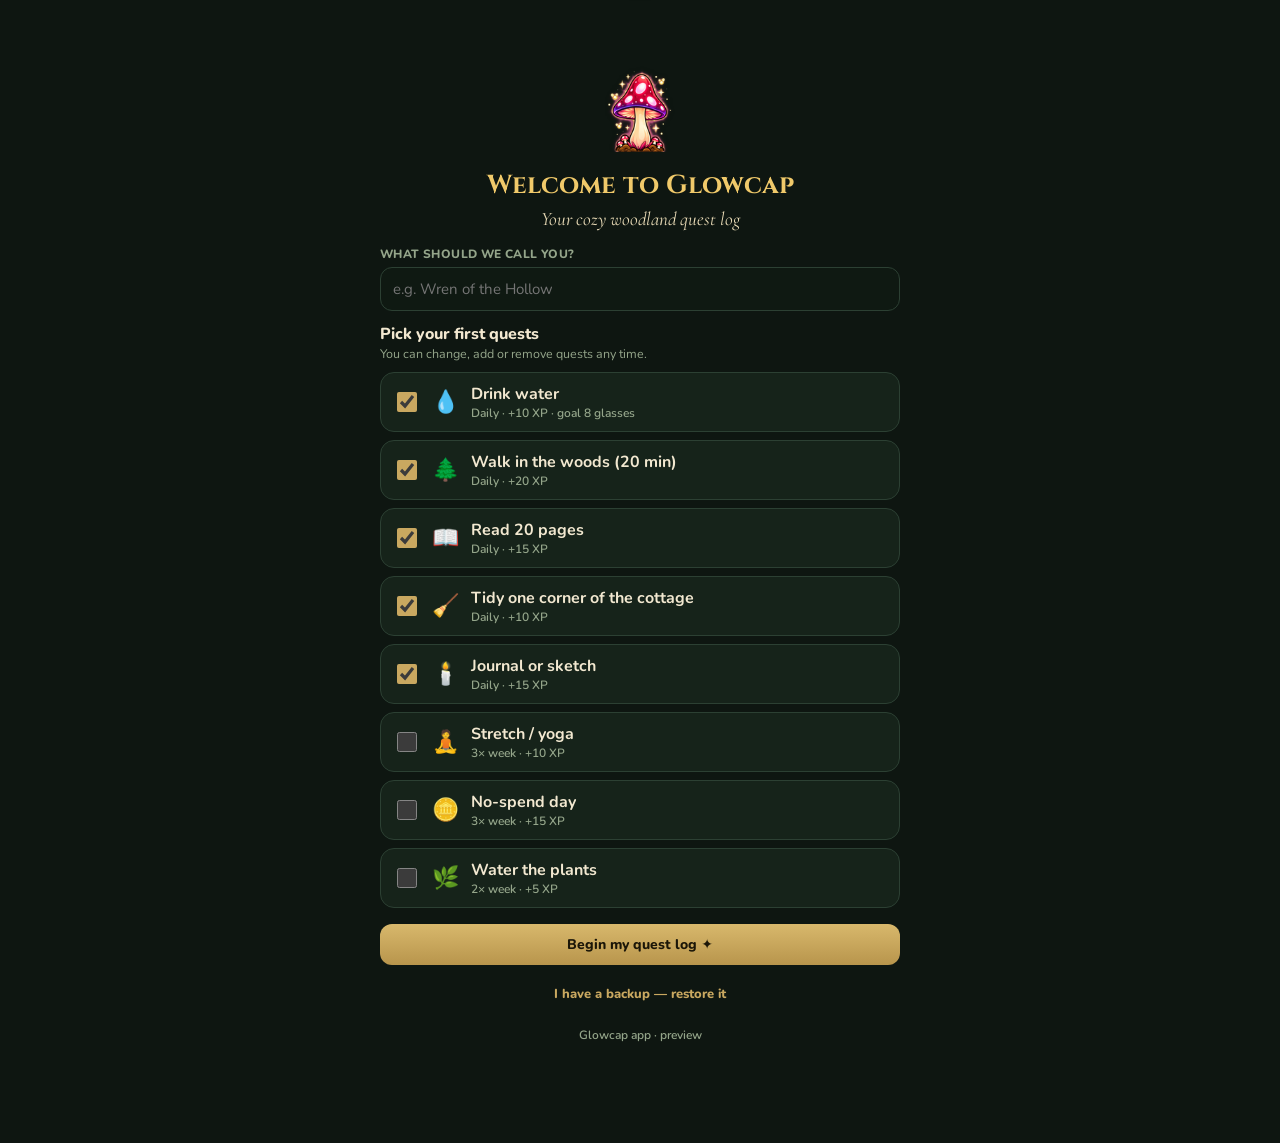
<file: app/index.html>
<!DOCTYPE html>
<html lang="en"><head><meta charset="utf-8">
<meta name="viewport" content="width=device-width, initial-scale=1, viewport-fit=cover">
<title>Glowcap</title>
<meta name="theme-color" content="#0e1611">
<link rel="manifest" href="manifest.json">
<link rel="icon" href="icon-192.png"><link rel="apple-touch-icon" href="apple-touch-icon.png">
<meta name="apple-mobile-web-app-capable" content="yes"><meta name="apple-mobile-web-app-status-bar-style" content="black-translucent">
<link rel="stylesheet" href="app.css">
</head><body>
<script src="rules.js"></script><script src="store.js"></script><script src="ui.js"></script>
<script>if ('serviceWorker' in navigator) navigator.serviceWorker.register('sw.js').catch(function () {});</script>
</body></html>
</file>
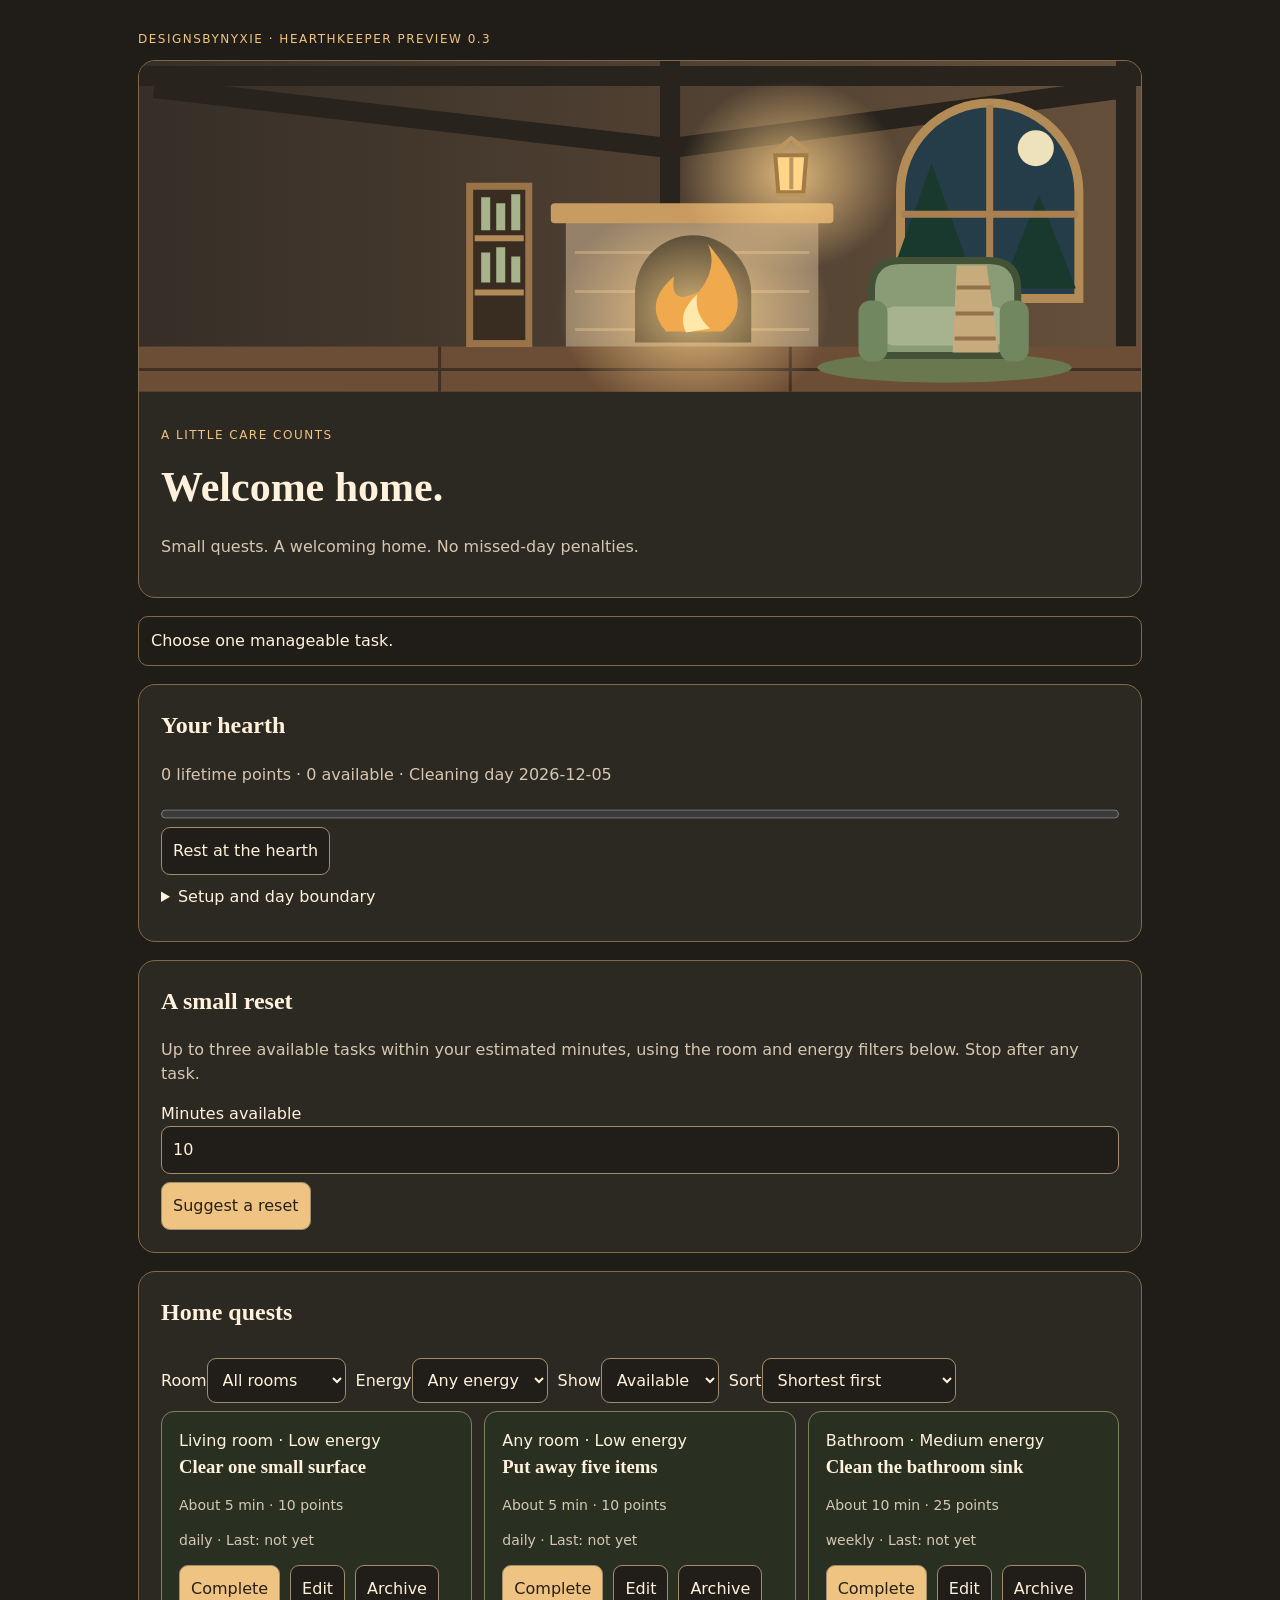
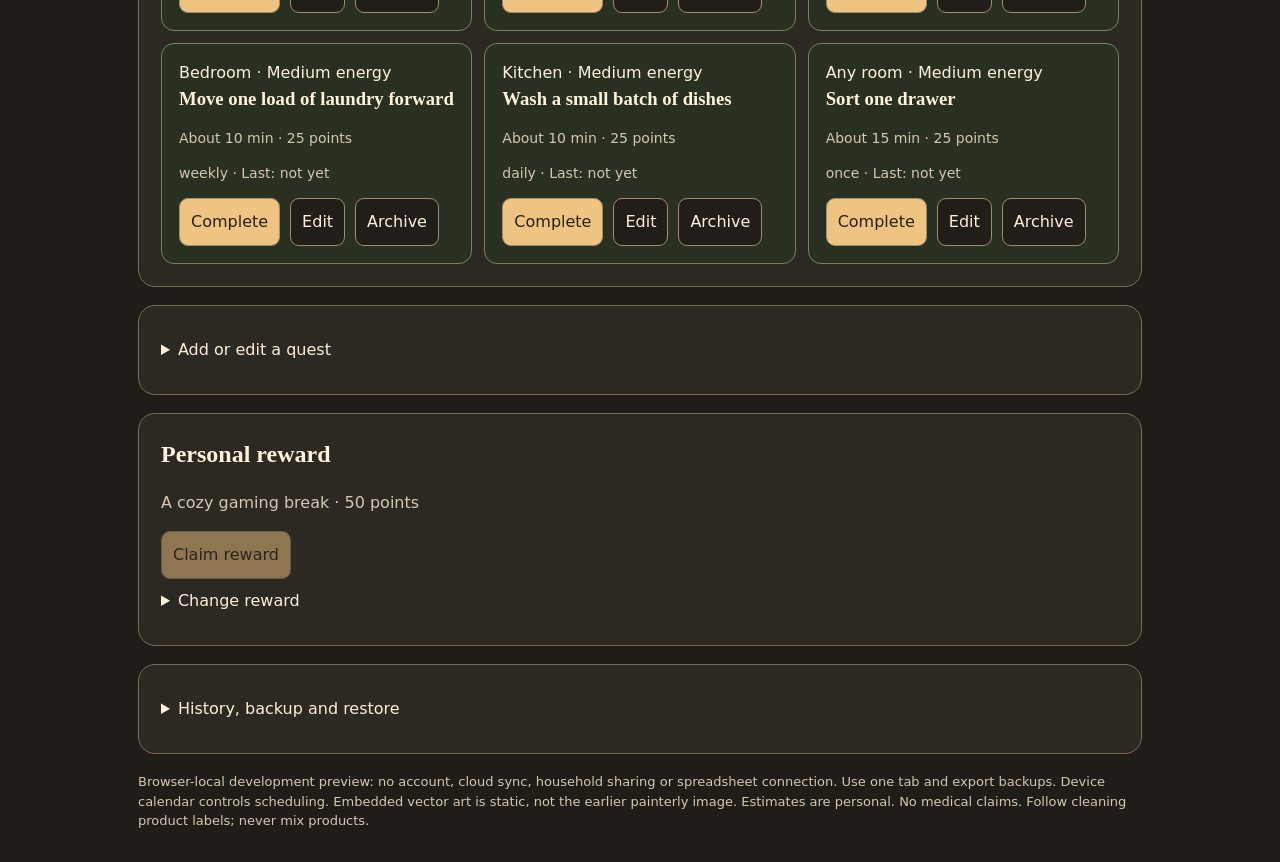
<file: hearthkeeper/index.html>
<!doctype html><html lang="en"><meta charset="utf-8"><meta name="viewport" content="width=device-width,initial-scale=1"><title>Hearthkeeper — small home resets</title><style>*{box-sizing:border-box}:root{color-scheme:dark;--gold:#efc381;--line:#80694a}body{margin:0;background:#201d19;color:#fff1db;font:16px system-ui;line-height:1.5}main{max-width:1040px;margin:auto;padding:18px}h1,h2,h3{font-family:Georgia,serif}h1{font-size:42px;margin:5px 0}h2,h3{margin-top:0}p,small{color:#d6c7b2}section,header{background:#2c2822;border:1px solid var(--line);border-radius:17px;margin-bottom:18px;overflow:hidden}section,.welcome{padding:22px}.art{width:100%;height:auto;display:block}.tag{font-size:12px;color:var(--gold);letter-spacing:1.5px}.row{display:flex;gap:10px;align-items:center;flex-wrap:wrap}.grid{display:grid;grid-template-columns:repeat(auto-fit,minmax(245px,1fr));gap:12px}.quest{padding:17px;background:#293022;border:1px solid #79835b;border-radius:13px}.quest h3{margin:0}.quest p{font-size:14px}button,input,select{font:inherit;border-radius:9px;border:1px solid #a18c6e;padding:11px;background:#211e19;color:#fff1db;max-width:100%}button{cursor:pointer;min-height:44px}button:disabled{opacity:.5;cursor:default}.primary{background:var(--gold);color:#282016}label{display:block;margin:8px 0}input{display:block;width:100%}progress{width:100%;accent-color:var(--gold);height:18px}summary{cursor:pointer;min-height:44px;padding:10px 0}#status{border:1px solid var(--line);padding:12px;border-radius:10px;margin-bottom:18px}.note{font-size:13px}:focus-visible{outline:3px solid var(--gold);outline-offset:3px}@media(max-width:550px){main{padding:10px}section,.welcome{padding:16px}h1{font-size:35px}}</style><main><p class="tag">DESIGNSBYNYXIE · HEARTHKEEPER PREVIEW 0.3</p><header><svg class="art" xmlns="http://www.w3.org/2000/svg" viewBox="0 0 1000 330" role="img" aria-label="Lantern-lit cottage refuge with fireplace, books, chair and a moonlit forest window"><defs><radialGradient id="g"><stop stop-color="#ffd38b" stop-opacity=".8"/><stop offset="1" stop-color="#ffd38b" stop-opacity="0"/></radialGradient><linearGradient id="w"><stop stop-color="#362e27"/><stop offset="1" stop-color="#66503b"/></linearGradient></defs><rect width="1000" height="330" fill="url(#w)"/><path d="M0 15H1000M530 0V285M985 0V285M15 27L530 87 985 27" stroke="#29231d" stroke-width="20" fill="none"/><rect y="285" width="1000" height="45" fill="#6c4d35"/><path d="M0 308H1000M300 285V330M650 285V330" stroke="#3e3025" stroke-width="3"/><path d="M760 237V131a89 89 0 0 1 178 0v106Z" fill="#243d48" stroke="#b38b57" stroke-width="9"/><circle cx="895" cy="87" r="18" fill="#eee2bc"/><path d="M791 102l-45 125h90ZM898 133l-37 94h74Z" fill="#19392f"/><path d="M849 44V237M761 153H937" stroke="#aa8050" stroke-width="7"/><rect x="330" y="125" width="59" height="157" fill="#392c20" stroke="#9b7348" stroke-width="7"/><path d="M335 177H384M335 231H384" stroke="#b28b58" stroke-width="6"/><path d="M346 169v-33M361 169v-27M376 169v-36M346 221v-30M361 221v-35M376 221v-26" stroke="#a7b38b" stroke-width="9"/><rect x="426" y="158" width="252" height="127" fill="#958169"/><path d="M435 191H669M435 230H669M435 268H669" stroke="#b69c7b" stroke-width="3"/><path d="M495 281v-49a58 58 0 0 1 116 0v49Z" fill="#28261f"/><ellipse cx="554" cy="250" rx="136" ry="110" fill="url(#g)"/><path d="M526 270q-24-28 8-55q-5 31 25 15q19-23 9-47q51 60 14 87Z" fill="#f0aa4d"/><path d="M546 271q-10-19 11-38q-3 20 13 34Z" fill="#ffe8a9"/><rect x="411" y="142" width="282" height="20" rx="4" fill="#c89c61"/><ellipse cx="650" cy="114" rx="110" ry="95" fill="url(#g)"/><path d="M635 94h31l-3 37h-25Z" fill="#ffd587" stroke="#a17a45" stroke-width="4"/><path d="M634 91l17-14 17 14M635 134h31M651 96v32" stroke="#bd965d" stroke-width="4" fill="none"/><ellipse cx="804" cy="306" rx="127" ry="15" fill="#69784f"/><path d="M731 294v-66q0-29 29-29h88q29 0 29 29v66Z" fill="#8a9c75" stroke="#435237" stroke-width="7"/><rect x="742" y="245" width="123" height="39" rx="12" fill="#a6b38e"/><rect x="718" y="239" width="29" height="61" rx="12" fill="#71875f"/><rect x="859" y="239" width="29" height="61" rx="12" fill="#71875f"/><path d="M816 204h30l12 87h-46Z" fill="#c8ab7c"/><path d="M816 226h34M815 252h38M814 277h41" stroke="#937249" stroke-width="4"/></svg><div class="welcome"><p class="tag">A LITTLE CARE COUNTS</p><h1>Welcome home.</h1><p>Small quests. A welcoming home. No missed-day penalties.</p></div></header><div id="status" role="status" aria-live="polite">Choose one manageable task.</div><section><h2>Your hearth</h2><p id="stats"></p><progress id="bar" max="100" aria-label="Lifetime milestone progress"></progress><button id="rest">Rest at the hearth</button><details><summary>Setup and day boundary</summary><p>Choose a small task, earn points and choose a personal reward. Data stays in this browser. Export before clearing it.</p><label>Lifetime milestone<input id="goal" type="number" min="1" max="1000000"></label><label>New day starts at local hour (0–6)<input id="cutoff" type="number" min="0" max="6"></label><p class="note">For late-night cleaning, choose 4 to keep 1am in the previous cleaning day. Changing this setting changes current availability, not history.</p><button id="settings">Save settings</button></details></section><section><h2>A small reset</h2><p>Up to three available tasks within your estimated minutes, using the room and energy filters below. Stop after any task.</p><label>Minutes available<input id="budget" type="number" min="1" max="240" value="10"></label><button id="plan" class="primary">Suggest a reset</button><div id="planList"></div></section><section><h2>Home quests</h2><div class="row"><label>Room<select id="room"><option>All rooms</option></select></label><label>Energy<select id="energy"><option>Any energy</option><option>Low</option><option>Medium</option><option>High</option></select></label><label>Show<select id="view"><option>Available</option><option>All active</option><option>Archived</option></select></label><label>Sort<select id="sort"><option>Shortest first</option><option>Longest since care</option><option>Alphabetical</option></select></label></div><div id="cards" class="grid"></div></section><section><details id="editor"><summary>Add or edit a quest</summary><form id="form"><input id="editId" type="hidden"><label>Name<input id="name" maxlength="100" required></label><label>Room or category<input id="taskRoom" maxlength="40" value="Any room" required></label><label>Energy<select id="taskEnergy"><option>Low</option><option>Medium</option><option>High</option></select></label><label>Repeat<select id="freq"><option value="daily">Daily</option><option value="weekly">Weekly, Monday start</option><option value="interval">Days after last completion</option><option value="once">One-off</option></select></label><label>Interval days (interval tasks only)<input id="interval" type="number" min="1" max="730" value="14"></label><label>Estimated minutes<input id="minutes" type="number" min="1" max="240" value="5" required></label><label>Points<input id="xp" type="number" min="1" max="1000" value="10" required></label><button class="primary">Save quest</button> <button id="clear" type="button">New quest</button></form><p class="note">Past earnings do not change when edited. Recurrence changes cannot award the same quest twice in a cleaning day.</p></details></section><section><h2>Personal reward</h2><p id="rewardText"></p><button id="claim" class="primary">Claim reward</button><details><summary>Change reward</summary><label>Reward<input id="reward" maxlength="100"></label><label>Point cost<input id="cost" type="number" min="1" max="1000000"></label><button id="setReward">Save reward</button></details></section><section><details><summary>History, backup and restore</summary><p class="note">Last 40 entries shown; exports retain all. Undo is limited to the current cleaning day. Reward reversals are bookkeeping only.</p><div id="history"></div><button id="export">Export backup</button><label>Restore backup<input id="import" type="file" accept="application/json,.json"></label><button id="reset">Erase this version’s data</button></details></section><p class="note">Browser-local development preview: no account, cloud sync, household sharing or spreadsheet connection. Use one tab and export backups. Device calendar controls scheduling. Embedded vector art is static, not the earlier painterly image. Estimates are personal. No medical claims. Follow cleaning product labels; never mix products.</p></main><script> 'use strict';const $=id=>document.getElementById(id),KEY='hearthkeeper-public-preview-v3',OLD='hearthkeeper-public-preview-v1',CANDIDATE='hearthkeeper-public-preview-v2',ENERGY=['Low','Medium','High'],FREQ=['daily','weekly','interval','once'];const uid=()=>globalThis.crypto?.randomUUID?.()||Date.now().toString(36)+Math.random().toString(36).slice(2),int=(n,a,b)=>Number.isInteger(n)&&n>=a&&n<=b,txt=(x,n)=>typeof x==='string'&&x.trim().length>0&&x.length<=n;function day(d=new Date(),cutoff=0){d=new Date(d);d.setHours(d.getHours()-cutoff);return d.getFullYear()+'-'+String(d.getMonth()+1).padStart(2,'0')+'-'+String(d.getDate()).padStart(2,'0')}function validDay(s){if(typeof s!=='string'||!/^\d{4}-\d{2}-\d{2}$/.test(s))return false;let d=new Date(s+'T12:00:00Z');return Number.isFinite(+d)&&d.toISOString().slice(0,10)===s}function week(s){let d=new Date(s+'T12:00:00Z');d.setUTCDate(d.getUTCDate()-(d.getUTCDay()+6)%7);return d.toISOString().slice(0,10)}function distance(a,b){return Math.round((Date.parse(a+'T12:00:00Z')-Date.parse(b+'T12:00:00Z'))/86400000)}function fresh(){return {version:3,tasks:[['Clear one small surface','Living room','Low',10,'daily',5],['Put away five items','Any room','Low',10,'daily',5],['Wash a small batch of dishes','Kitchen','Medium',25,'daily',10],['Move one load of laundry forward','Bedroom','Medium',25,'weekly',10],['Clean the bathroom sink','Bathroom','Medium',25,'weekly',10],['Sort one drawer','Any room','Medium',25,'once',15]].map((a,i)=>({id:'t'+i,name:a[0],room:a[1],energy:a[2],xp:a[3],freq:a[4],minutes:a[5],interval:14,archived:false})),events:[],claims:[],reward:'A cozy gaming break',cost:50,goal:100,cutoff:0,paused:''}}const earned=s=>s.events.filter(e=>!e.void).reduce((n,e)=>n+e.xp,0),balance=s=>earned(s)-s.claims.filter(c=>!c.void).reduce((n,c)=>n+c.cost,0);function taskOK(t){return t&&txt(t.id,100)&&txt(t.name,100)&&txt(t.room,40)&&ENERGY.includes(t.energy)&&FREQ.includes(t.freq)&&int(t.xp,1,1000)&&int(t.minutes,1,240)&&int(t.interval,1,730)&&typeof t.archived==='boolean'}function migrate(x){if(x?.version===1)x={...x,version:2,goal:100,tasks:x.tasks.map(t=>({...t,minutes:5,interval:14,archived:false}))};if(x?.version===2)x={...x,version:3,cutoff:0};return x}function validate(s){if(!s||s.version!==3||!Array.isArray(s.tasks)||s.tasks.length>1000||!Array.isArray(s.events)||s.events.length>50000||!Array.isArray(s.claims)||s.claims.length>50000||!txt(s.reward,100)||!int(s.cost,1,1000000)||!int(s.goal,1,1000000)||!int(s.cutoff,0,6)||(s.paused!==''&&!validDay(s.paused)))throw Error('Invalid settings or backup');let ids=new Set();for(let t of s.tasks){if(!taskOK(t)||ids.has(t.id))throw Error('Invalid quest');ids.add(t.id)}let es=new Set(),pairs=new Set();for(let e of s.events){if(!e||!txt(e.id,100)||es.has(e.id)||!ids.has(e.task)||!txt(e.name,100)||!int(e.xp,1,1000)||!validDay(e.day)||typeof e.void!=='boolean')throw Error('Invalid completion');es.add(e.id);let k=JSON.stringify([e.task,e.day]);if(!e.void&&pairs.has(k))throw Error('Duplicate completion');if(!e.void)pairs.add(k)}let cs=new Set();for(let c of s.claims){if(!c||!txt(c.id,100)||cs.has(c.id)||!txt(c.name,100)||!int(c.cost,1,1000000)||!validDay(c.day)||typeof c.void!=='boolean')throw Error('Invalid reward');cs.add(c.id)}if(balance(s)<0)throw Error('Negative balance');return s}function last(s,t){return s.events.filter(e=>!e.void&&e.task===t.id).sort((a,b)=>b.day.localeCompare(a.day))[0]}function available(s,t,d=day(new Date(),s.cutoff)){if(t.archived||s.paused===d)return false;let e=last(s,t);if(!e)return true;if(e.day>=d||t.freq==='once')return false;if(t.freq==='daily')return true;if(t.freq==='weekly')return week(e.day)!==week(d);return distance(d,e.day)>=t.interval}function complete(s,t,d=day(new Date(),s.cutoff)){if(!available(s,t,d))throw Error('Quest unavailable');s.events.push({id:uid(),task:t.id,name:t.name,xp:t.xp,day:d,void:false})}function undo(s,e,d=day(new Date(),s.cutoff)){if(e.void||e.day!==d)throw Error('Only this cleaning day’s completions can be undone');if(balance(s)<e.xp)throw Error('Reverse a reward first; points have been spent');e.void=true}function shortlist(tasks,budget){let a=[],left=budget;for(let t of [...tasks].sort((a,b)=>a.minutes-b.minutes||a.id.localeCompare(b.id)))if(t.minutes<=left&&a.length<3){a.push(t);left-=t.minutes}return a}let s=fresh(),warning='',planIds=[];try{let raw=localStorage.getItem(KEY);if(raw)s=validate(JSON.parse(raw));else{let old=localStorage.getItem(CANDIDATE)||localStorage.getItem(OLD);if(old){s=validate(migrate(JSON.parse(old)));warning='Existing progress loaded. Earlier storage remains untouched. Check your estimated task times.'}}}catch(e){warning='Saved data was not loaded: '+e.message+'. No automatic overwrite occurred.'}const now=()=>day(new Date(),s.cutoff);function say(t){$('status').textContent=t}function save(){try{localStorage.setItem(KEY,JSON.stringify(s))}catch(e){say('Storage unavailable. Export before closing.')}}function run(fn){try{fn();save();render()}catch(e){say(e.message)}}function n(tag,text){let e=document.createElement(tag);e.textContent=text;return e}function b(text,fn){let e=n('button',text);e.type='button';e.onclick=fn;return e}function filtered(){let a=s.tasks.filter(t=>($('view').value==='Archived'?t.archived:!t.archived)&&($('room').value==='All rooms'||t.room===$('room').value)&&($('energy').value==='Any energy'||t.energy===$('energy').value)&&($('view').value!=='Available'||available(s,t)));return a.sort((a,b)=>$('sort').value==='Alphabetical'?a.name.localeCompare(b.name):$('sort').value==='Longest since care'?(last(s,a)?.day||'').localeCompare(last(s,b)?.day||'')||a.name.localeCompare(b.name):a.minutes-b.minutes||a.name.localeCompare(b.name))}function render(){let chosen=$('room').value;$('room').replaceChildren(n('option','All rooms'));[...new Set(s.tasks.map(t=>t.room))].sort().forEach(r=>$('room').append(n('option',r)));if([...$('room').options].some(o=>o.value===chosen))$('room').value=chosen;$('stats').textContent=earned(s)+' lifetime points · '+balance(s)+' available · Cleaning day '+now();$('bar').value=Math.min(100,earned(s)/s.goal*100);$('goal').value=s.goal;$('cutoff').value=s.cutoff;$('rest').textContent=s.paused===now()?'Return to quests':'Rest at the hearth';$('rewardText').textContent=s.reward+' · '+s.cost+' points';$('reward').value=s.reward;$('cost').value=s.cost;$('claim').disabled=balance(s)<s.cost;$('cards').replaceChildren();for(let t of filtered()){let e=last(s,t),ok=available(s,t),c=n('article','');c.className='quest';c.append(n('div',t.room+' · '+t.energy+' energy'),n('h3',t.name),n('p','About '+t.minutes+' min · '+t.xp+' points'),n('p',(t.freq==='interval'?'Every '+t.interval+' days':t.freq)+' · Last: '+(e?e.day:'not yet')));let row=n('div','');row.className='row';let done=b('Complete',()=>run(()=>{complete(s,t);say('A little care counts.')}));done.disabled=!ok;done.className='primary';row.append(done,b('Edit',()=>edit(t)),b(t.archived?'Restore':'Archive',()=>run(()=>{t.archived=!t.archived})));c.append(row);$('cards').append(c)}if(!filtered().length)$('cards').append(n('p','No quests match. Rest or change filters.'));$('planList').replaceChildren();for(let id of planIds){let t=s.tasks.find(t=>t.id===id);if(!t||!available(s,t))continue;let p=n('p',t.name+' · '+t.minutes+' min ');p.append(b('Complete',()=>run(()=>{complete(s,t);say('One small step complete.')})));$('planList').append(p)}$('history').replaceChildren();[...s.events.map(e=>({...e,kind:'quest'})),...s.claims.map(c=>({...c,kind:'reward'}))].reverse().sort((a,b)=>b.day.localeCompare(a.day)).slice(0,40).forEach(e=>{let p=n('p',e.day+' · '+e.name+' · '+(e.void?'reversed':e.kind==='quest'?'+'+e.xp:'−'+e.cost)+' ');if(!e.void&&e.kind==='quest'&&e.day===now())p.append(b('Undo',()=>run(()=>undo(s,s.events.find(x=>x.id===e.id)))));if(!e.void&&e.kind==='reward')p.append(b('Reverse reward',()=>run(()=>{s.claims.find(c=>c.id===e.id).void=true})));$('history').append(p)})}function clear(){$('form').reset();$('editId').value=''}function edit(t){$('editor').open=true;$('editId').value=t.id;$('name').value=t.name;$('taskRoom').value=t.room;$('taskEnergy').value=t.energy;$('freq').value=t.freq;$('interval').value=t.interval;$('minutes').value=t.minutes;$('xp').value=t.xp;$('name').focus()}$('form').onsubmit=e=>{e.preventDefault();run(()=>{let old=s.tasks.find(t=>t.id===$('editId').value),t={id:old?.id||uid(),name:$('name').value.trim(),room:$('taskRoom').value.trim(),energy:$('taskEnergy').value,freq:$('freq').value,interval:Number($('interval').value),minutes:Number($('minutes').value),xp:Number($('xp').value),archived:old?.archived||false};if(!taskOK(t))throw Error('Check name, room, minutes, points and interval');if(old)Object.assign(old,t);else s.tasks.push(t);clear();say('Quest saved. Past earnings unchanged.')})};$('clear').onclick=clear;['room','energy','view','sort'].forEach(id=>$(id).onchange=render);$('plan').onclick=()=>{let budget=Number($('budget').value);if(!int(budget,1,240))return say('Choose 1–240 whole minutes');planIds=shortlist(filtered().filter(t=>available(s,t)),budget).map(t=>t.id);render();say(planIds.length?'Your short reset is ready. Stop after any task.':'No available tasks fit this budget and these filters.')};$('rest').onclick=()=>run(()=>{s.paused=s.paused===now()?'':now();say(s.paused?'Rest is allowed. Nothing lost.':'Welcome back.')});$('settings').onclick=()=>run(()=>{let x={...s,goal:Number($('goal').value),cutoff:Number($('cutoff').value)};validate(x);if(x.cutoff!==s.cutoff&&!confirm('Change cleaning-day boundary? Current availability may change; history will not be rewritten.'))return;s=x;planIds=[];say('Settings saved.')});$('setReward').onclick=()=>run(()=>{let x={...s,reward:$('reward').value.trim(),cost:Number($('cost').value)};validate(x);s=x;say('Reward saved.')});$('claim').onclick=()=>run(()=>{if(balance(s)<s.cost)throw Error('Not enough points');s.claims.push({id:uid(),name:s.reward,cost:s.cost,day:now(),void:false});say('Reward recorded; no purchase made.')});$('export').onclick=()=>{let u=URL.createObjectURL(new Blob([JSON.stringify(s,null,2)],{type:'application/json'})),a=document.createElement('a');a.href=u;a.download='hearthkeeper-backup-'+now()+'.json';a.click();setTimeout(()=>URL.revokeObjectURL(u),2000)};$('import').onchange=async e=>{try{let f=e.target.files[0];if(!f)return;if(f.size>10000000)throw Error('Backup exceeds 10 MB');let x=validate(migrate(JSON.parse(await f.text())));if(confirm('Replace progress? Export your current backup first if needed.')){s=x;planIds=[];clear();save();render();say('Backup restored.')}}catch(e){say('Import rejected: '+e.message)}finally{$('import').value=''}};$('reset').onclick=()=>{if(confirm('Erase this version’s data? Export first. Earlier storage is retained.'))run(()=>{s=fresh();planIds=[];clear();say('Fresh start.')})};let current=now();setInterval(()=>{if(now()!==current){current=now();render();say('New cleaning day. History retained.')}},30000);document.addEventListener('visibilitychange',()=>{if(!document.hidden)render()});render();if(warning)say(warning);</script></html>
</file>
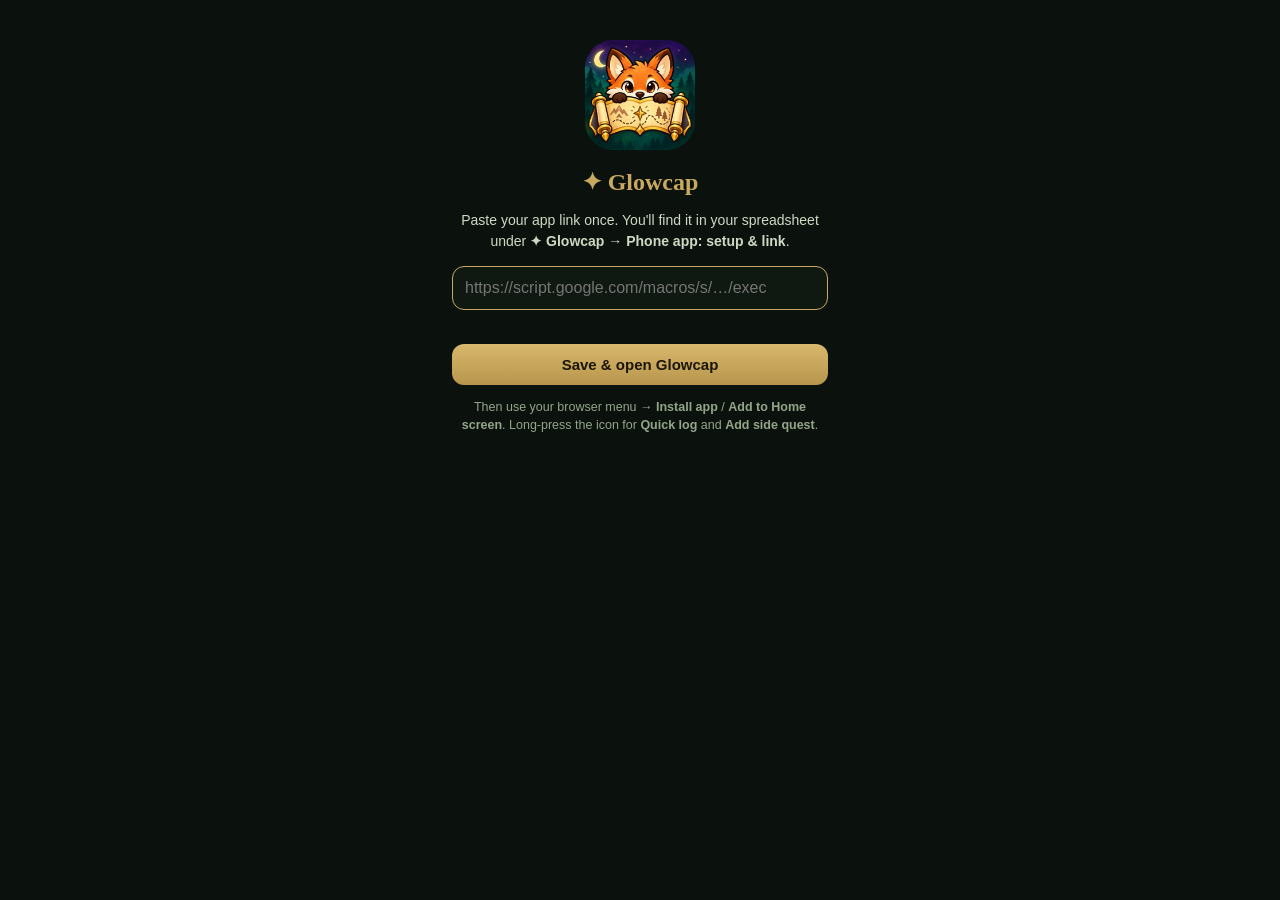
<file: quest/index.html>
<!DOCTYPE html>
<html lang="en"><head><meta charset="utf-8">
<meta name="viewport" content="width=device-width, initial-scale=1, viewport-fit=cover">
<meta name="theme-color" content="#0b120d">
<title>Glowcap</title>
<link rel="manifest" href="manifest.json">
<link rel="icon" href="icon-192.png"><link rel="apple-touch-icon" href="apple-touch-icon.png">
<meta name="apple-mobile-web-app-capable" content="yes"><meta name="apple-mobile-web-app-status-bar-style" content="black-translucent">
<style>
:root{--card:#16231a;--line:#2c4033;--cream:#f2e8d0;--muted:#94a58a;--gold:#c9a860;--gold2:#f0c96a;--sage:#9fb07f}
*{box-sizing:border-box;-webkit-tap-highlight-color:transparent}
html,body{margin:0;height:100%;background:#0b120d;color:var(--cream);font-family:system-ui,-apple-system,"Segoe UI",Roboto,sans-serif;overflow:hidden}
#app{position:fixed;inset:0;width:100%;height:100%;border:0;display:none;background:#0e1611}
#setup{display:none;max-width:420px;margin:0 auto;padding:40px 22px;text-align:center;overflow:auto;height:100%;font-family:Georgia,serif}
#setup img{width:110px;height:110px;border-radius:28px}
h1{color:var(--gold);font-size:24px;margin:14px 0 6px}#setup p{font-family:Arial,sans-serif;font-size:14px;line-height:1.5;color:#cfd8c4}
input{width:100%;background:#0f1912;border:1px solid var(--gold);color:var(--cream);border-radius:12px;padding:12px;font-size:16px;outline:none}
.gold{background:linear-gradient(180deg,#d8b86c,#b8954c);color:#1b1608;border:0;border-radius:12px;padding:12px 18px;font-weight:800;font-size:15px;width:100%;margin-top:10px}
.err{color:#f3a0a0;font-size:13px;min-height:18px;margin-top:6px}
#splash{position:fixed;inset:0;z-index:6;display:none;align-items:center;justify-content:center;flex-direction:column;gap:16px;pointer-events:none;transition:opacity .5s;background:radial-gradient(ellipse at 50% 40%,#1a2a1f 0%,#0b120d 70%)}
#splash .grow{position:relative;width:120px;height:150px;display:flex;align-items:flex-end;justify-content:center}
#splash .grow img{position:absolute;bottom:0;height:150px;opacity:0;animation:fr 2.52s infinite steps(1)}
@keyframes fr{0%{opacity:1}16.66%{opacity:0}100%{opacity:0}}
html,body,#app,#card{touch-action:manipulation}
#splash .grow:after{content:'';position:absolute;bottom:-8px;width:120px;height:16px;border-radius:50%;background:radial-gradient(#f0c96a55,transparent 70%);animation:gl 2.4s ease-in-out infinite}
@keyframes gl{50%{opacity:.25}}
#splash span{font-style:italic;color:#e7d9b5;font-family:Georgia,serif;font-size:17px}
#splash .dots{display:flex;gap:7px}#splash .dots i{width:7px;height:7px;border-radius:50%;background:#c9a860;animation:dt 1.2s infinite ease-in-out}#splash .dots i:nth-child(2){animation-delay:.2s}#splash .dots i:nth-child(3){animation-delay:.4s}
@keyframes dt{0%,80%,100%{opacity:.2;transform:scale(.8)}40%{opacity:1;transform:scale(1.15)}}
@keyframes b{50%{transform:scale(1.06)}}
/* pop-up card */
#dim{position:fixed;inset:0;background:radial-gradient(ellipse at 50% 30%,#1a2a1f 0%,#070b08 75%);display:none}
#dim .hint{position:absolute;top:calc(28px + env(safe-area-inset-top));left:0;right:0;text-align:center;color:#5d6f58;font-size:12px}
#card{position:fixed;left:0;right:0;bottom:0;max-width:560px;margin:0 auto;background:linear-gradient(180deg,#1b2b20,#111a14);border:1px solid #c9a86055;border-bottom:0;border-radius:26px 26px 0 0;padding:10px 14px calc(16px + env(safe-area-inset-bottom));max-height:88vh;overflow:auto;box-shadow:0 -12px 40px #000c;display:none;animation:up .26s cubic-bezier(.2,.9,.3,1)}
@keyframes up{from{transform:translateY(100%)}}
.grab{width:44px;height:5px;border-radius:3px;background:#3c5243;margin:0 auto 10px}
.x{position:absolute;top:10px;right:12px;width:34px;height:34px;border-radius:50%;border:1px solid var(--line);background:#0f1912;color:var(--cream);font-size:16px;line-height:30px;padding:0;z-index:2}
.head{padding-right:40px}
.head{display:flex;justify-content:space-between;align-items:baseline;margin:2px 2px 10px}.head b{font-family:Georgia,serif;color:var(--gold);font-size:16px}.head span{font-size:12px;color:var(--muted)}
.grid{display:grid;grid-template-columns:1fr 1fr;gap:9px}
.qt{position:relative;background:var(--card);border:1px solid var(--line);border-radius:18px;padding:14px 6px 11px;color:var(--cream);font:inherit;text-align:center;min-height:108px;transition:transform .12s,background .2s,border-color .2s;user-select:none}
.qt:active{transform:scale(.95)}.qt .i{display:block;font-size:31px;line-height:1.1}
.qt .n{display:block;font-weight:700;font-size:13px;margin-top:6px;line-height:1.2}.qt small{display:block;color:var(--gold);font-size:12px;margin-top:4px;font-weight:700}
.qt.done{background:linear-gradient(135deg,#2a3a22,#1b2a1c);border-color:var(--gold);box-shadow:0 0 16px #c9a86040}.qt.done:after{content:"✔";position:absolute;top:7px;right:10px;color:var(--gold2);font-weight:800}
.qt .minus{position:absolute;top:5px;left:5px;width:28px;height:28px;border-radius:50%;border:1px solid var(--line);background:#0f1912;color:var(--muted);font-size:16px;line-height:24px;padding:0}
.bar{height:5px;border-radius:4px;background:#0b120d;margin:6px 10px 0;overflow:hidden}.bar i{display:block;height:100%;background:var(--sage)}
.row{display:flex;gap:7px;margin-top:9px}.pick button{flex:1;border-radius:12px;border:1px solid var(--line);background:#0f1912;color:var(--cream);padding:9px 2px;font:inherit;font-weight:700;font-size:13px}
.pick button.on{border-color:var(--gold);background:#2a2716;color:var(--gold2)}
.ghost{display:block;margin:14px auto 0;background:none;border:1px solid var(--line);color:var(--cream);border-radius:12px;padding:9px 16px;font:inherit;font-size:13px}
.sync{font-size:11px;color:#5d6f58;text-align:center;margin-top:8px;min-height:14px}
#toast{position:fixed;left:50%;top:calc(18px + env(safe-area-inset-top));transform:translate(-50%,-90px);background:#2a2716;border:1px solid var(--gold);color:var(--gold2);padding:9px 18px;border-radius:30px;font-weight:800;z-index:9;transition:.3s;box-shadow:0 8px 30px #000a;max-width:92vw;text-align:center;font-size:14px}
#toast.show{transform:translate(-50%,0)}
.spark{position:fixed;pointer-events:none;z-index:8;font-size:16px;animation:sp .8s ease-out forwards}
@keyframes sp{to{transform:translate(var(--x),var(--y)) scale(.4);opacity:0}}
.empty{color:var(--muted);font-size:13px;text-align:center;padding:16px;grid-column:1/3}
</style></head><body>
<div id="splash"><div class="grow" id="grow"></div><span>Opening your quest log…</span><div class="dots"><i></i><i></i><i></i></div></div>
<iframe id="app" credentialless allow="clipboard-write" title="Glowcap"></iframe>
<div id="dim"><div class="hint">tap here or ✕ to close</div></div>
<div id="card"></div>
<div id="toast"></div>
<div id="setup">
  <img src="icon-192.png" alt="">
  <h1>✦ Glowcap</h1>
  <p>Paste your app link once. You'll find it in your spreadsheet under <b>✦ Glowcap → Phone app: setup &amp; link</b>.</p>
  <input id="u" placeholder="https://script.google.com/macros/s/…/exec" autocomplete="off">
  <div class="err" id="err"></div>
  <button class="gold" id="go">Save &amp; open Glowcap</button>
  <p style="font-size:12.5px;color:#94a58a">Then use your browser menu → <b>Install app</b> / <b>Add to Home screen</b>. Long-press the icon for <b>Quick log</b> and <b>Add side quest</b>.</p>
</div>
<script src="../glowcap/core.js"></script>
<script>
var KEY = 'questAppUrl', CKEY = 'questCache';
function $(id) { return document.getElementById(id); }
function esc(s) { return String(s == null ? '' : s).replace(/[&<>"']/g, function (c) { return {'&': '&amp;', '<': '&lt;', '>': '&gt;', '"': '&quot;', "'": '&#39;'}[c]; }); }
function norm(v) {
  v = String(v || '').trim();
  var m = v.match(/macros\/(?:u\/\d+\/)?s\/([\w-]{20,})/) || v.match(/^([\w-]{40,})$/);
  return m ? 'https://script.google.com/macros/s/' + m[1] + '/exec' : '';
}
function ls(k, v) { try { if (v === undefined) return localStorage.getItem(k); localStorage.setItem(k, v); } catch (e) { return null; } }
function today() { var d = new Date(); return d.getFullYear() + '-' + ('0' + (d.getMonth() + 1)).slice(-2) + '-' + ('0' + d.getDate()).slice(-2); }
var TZ = Intl.DateTimeFormat().resolvedOptions().timeZone;
var q = new URLSearchParams(location.search), passed = norm(q.get('app'));
if (passed) { ls(KEY, passed); q.delete('app'); history.replaceState(null, '', location.pathname + (q.toString() ? '?' + q : '')); }
var URL0 = ls(KEY) || '', VIEW = q.get('view') || '';

/* ---------- full app ---------- */
function openFull() {
  $('card').style.display = $('dim').style.display = 'none';
  $('splash').style.display = 'flex'; $('splash').style.opacity = 1;
    location.replace('app.html' + (VIEW ? '?view=' + VIEW : '')); return;
  growAnim(); clearTimeout(openFull.t); openFull.t = setTimeout(hideSplash, 6000); f.onload = function () { setTimeout(hideSplash, 1500); }; ; // safety net
  if (VIEW) history.replaceState(null, '', location.pathname);
}

/* a little mushroom grows while the app loads; the app says when it's ready */
function growAnim() {
  var g = $('grow');
  if (!g.children.length) for (var i = 0; i < 6; i++) { var im = document.createElement('img'); im.src = '../art/grow' + i + '.png'; im.alt = ''; im.style.animationDelay = (i * 0.42) + 's'; g.appendChild(im); }
}
function hideSplash() { var s = $('splash'); s.style.display = 'none'; clearInterval(growAnim.t); } var nudgeN = 0, nudgeT = setInterval(function () { var f = $('app'); if (!f) return; f.style.transform = (nudgeN++ % 2) ? 'translateZ(0)' : 'none'; if (nudgeN > 60) { clearInterval(nudgeT); f.style.transform = ''; } }, 400);
window.addEventListener('message', function (e) { if (e.data === 'glowcap-ready') hideSplash(); });

/* ---------- instant cards ---------- */
var QKEY = 'questQueue', C = null, queue = [], busy = false, diff = 'Easy', leaving = false;
try { queue = JSON.parse(ls(QKEY) || '[]'); } catch (e) { queue = []; }
function saveQ() { ls(QKEY, JSON.stringify(queue.filter(function (j) { return j.p.api !== 'state'; }))); }
try { C = JSON.parse(ls(CKEY) || 'null'); } catch (e) {}
function fresh() { // cache from another day: same quests, nothing done yet
  if (C && C.day !== today()) { C.day = today(); C.quests.forEach(function (x) { x.value = x.goal > 1 ? 0 : false; }); }
}
function save() { ls(CKEY, JSON.stringify(C)); }
/* talks to the sheet through its small rpc connection; the logic lives in ../glowcap/core.js */
function api(params) {
  var d = today(), req = {tz: TZ, r: GC.reads(d)};
  if (params.api === 'quest') req.w = GC.W.quest(d, Number(params.k), params.v === 'true' ? true : params.v === 'false' ? false : Number(params.v) || 0);
  else if (params.api === 'side') {
    var used = (C && C.sideRows) || [], row = GC.freeRow(used, GC.QL.SQF, GC.QL.SQN);
    if (!row) return Promise.reject(new Error('Your side quest list is full'));
    if (C) { C.sideRows = used.concat([row]); }
    req.w = GC.W.addSide(row, params.n, params.diff);
  }
  var u = URL0 + '?api=rpc&q=' + encodeURIComponent(JSON.stringify(req));
  return fetch(u, {credentials: 'omit', keepalive: true}).then(function (r) { return r.json(); }).then(function (j) {
    if (!j.ok) throw new Error(j.error);
    var s = GC.parse(j, d);
    return {ok: true, day: d, name: s.name, level: s.level, title: s.title, xp: s.xp, sideOpen: s.side.open.length, sideRows: s.sideRows,
      quests: s.quests.map(function (q) { return {k: q.k, icon: q.icon, name: q.name, xp: q.xp, goal: q.goal, unit: q.unit, value: q.value}; })};
  });
}
function pump() {
  if (busy || !queue.length) return;
  busy = true; sync(queue[0].p.api === 'state' ? 'syncing…' : 'saving…');
  var job = queue[0];
  api(job.p).then(function (j) {
    busy = false; queue.shift(); saveQ();
    if (!queue.length) { C = j; save(); if (leaving) { reset(); return; } if (VIEW === 'side') { var sp = document.querySelector('.head span'); if (sp) sp.textContent = C.sideOpen + ' open'; } else render(); sync('✓ saved to your sheet'); }
    pump();
  }).catch(function () {
    busy = false; sync('offline — will retry'); setTimeout(pump, 4000);
  });
}
function sync(t) { var s = $('sync'); if (s) s.textContent = t; }
function isDone(x) { return x.goal > 1 ? Number(x.value) >= x.goal : x.value === true; }
function render() {
  var c = $('card'), h = '<button class="x" id="close" aria-label="Close">✕</button><div class="grab"></div>';
  if (VIEW === 'side') {
    h += '<div class="head"><b>✦ New side quest</b><span>' + (C ? C.sideOpen + ' open' : '') + '</span></div>' +
      '<input id="sqn" placeholder="e.g. Repot the monstera" maxlength="120" enterkeyhint="done" autocomplete="off">' +
      '<div class="row pick">' + ['Easy', 'Tricky', 'Epic'].map(function (d) { return '<button data-d="' + d + '" class="' + (diff === d ? 'on' : '') + '">' + d + ' · ' + {Easy: 10, Tricky: 25, Epic: 60}[d] + '</button>'; }).join('') + '</div>' +
      '<button class="gold" id="add">Add side quest ✦</button>';
  } else {
    var qs = C ? C.quests : [], dn = qs.filter(isDone).length;
    h += '<div class="head"><b>✦ Quick log</b><span>' + (C ? dn + ' of ' + qs.length + ' done today' : 'loading your quests…') + '</span></div><div class="grid">';
    qs.forEach(function (x) {
      var d = isDone(x), cnt = x.goal > 1;
      h += '<div class="qt ' + (d ? 'done' : '') + '" data-k="' + x.k + '" role="button">' + (cnt && Number(x.value) > 0 ? '<button class="minus" data-m="' + x.k + '">−</button>' : '') +
        '<span class="i">' + esc(x.icon) + '</span><span class="n">' + esc(x.name) + '</span><small>' +
        (cnt ? Number(x.value || 0) + ' / ' + x.goal + ' ' + esc(x.unit) : d ? 'done ✦' : '+' + x.xp + ' XP') + '</small>' +
        (cnt ? '<div class="bar"><i style="width:' + Math.min(100, Number(x.value || 0) / x.goal * 100) + '%"></i></div>' : '') + '</div>';
    });
    if (C && !qs.length) h += '<div class="empty">No quests yet — add them on the Quest Board tab.</div>';
    h += '</div>';
  }
  h += '<div class="sync" id="sync"></div><button class="ghost" id="full">Open the full app</button>';
  var keepVal = $('sqn') ? $('sqn').value : '';
  c.innerHTML = h; bind();
  if ($('sqn')) { $('sqn').value = keepVal; }
}
function bind() {
  $('full').onclick = function () { VIEW = ''; openFull(); };
  $('close').onclick = closeApp;
  document.querySelectorAll('.qt').forEach(function (el) {
    el.onclick = function (ev) {
      if (ev.target.dataset.m !== undefined) return;
      var x = C.quests.filter(function (y) { return y.k == el.dataset.k; })[0], was = isDone(x), v;
      if (x.goal > 1) { v = Math.min(x.goal, Number(x.value || 0) + 1); if (v === Number(x.value)) return; }
      else v = !(x.value === true);
      x.value = v; save(); render();
      if (!was && isDone(x)) { sparks(ev); toast('+' + x.xp + ' XP ✦ ' + x.name); } else if (x.goal > 1) toast(x.icon + ' ' + v + ' / ' + x.goal);
      queue.push({p: {api: 'quest', k: x.k, v: String(v)}}); saveQ(); pump();
    };
  });
  document.querySelectorAll('[data-m]').forEach(function (b) {
    b.onclick = function () {
      var x = C.quests.filter(function (y) { return y.k == b.dataset.m; })[0], v = Math.max(0, Number(x.value || 0) - 1);
      x.value = v; save(); render(); queue.push({p: {api: 'quest', k: x.k, v: String(v)}}); saveQ(); pump();
    };
  });
  document.querySelectorAll('[data-d]').forEach(function (b) { b.onclick = function () { diff = b.dataset.d; render(); $('sqn').focus(); }; });
  var add = $('add');
  if (add) {
    var go = function (ev) {
      var n = $('sqn').value.trim(); if (!n) { $('sqn').focus(); return; }
      sparks(ev); toast('Added ✦ ' + n); if (C) C.sideOpen++;
      $('sqn').value = ''; render(); $('sqn').focus();
      queue.push({p: {api: 'side', n: n, diff: diff}}); saveQ(); pump();
    };
    add.onclick = go; $('sqn').onkeydown = function (e) { if (e.key === 'Enter') go(); };
  }
}
function toast(t) { var e = $('toast'); e.textContent = t; e.className = 'show'; clearTimeout(e._t); e._t = setTimeout(function () { e.className = ''; }, 1700); }
function sparks(ev) {
  var x = ev && ev.clientX || innerWidth / 2, y = ev && ev.clientY || innerHeight / 2;
  for (var i = 0; i < 10; i++) {
    var s = document.createElement('div'); s.className = 'spark'; s.textContent = ['✦', '✧', '✨', '·'][i % 4];
    s.style.left = x + 'px'; s.style.top = y + 'px'; s.style.color = i % 2 ? '#f0c96a' : '#9fb07f';
    var an = Math.random() * Math.PI * 2, d = 40 + Math.random() * 50; s.style.setProperty('--x', Math.cos(an) * d + 'px'); s.style.setProperty('--y', Math.sin(an) * d + 'px');
    document.body.appendChild(s); setTimeout(function (e) { return function () { e.remove(); }; }(s), 850);
  }
  if (navigator.vibrate) navigator.vibrate(12);
}
function pending() { return queue.filter(function (j) { return j.p.api !== 'state'; }).length; }
function reset() { location.replace(location.pathname); } // next time the icon opens the full app
function closeApp() {
  if (pending()) { sync('saving before closing…'); var t0 = Date.now(); var w = setInterval(function () { if (!pending() || Date.now() - t0 > 8000) { clearInterval(w); closeApp(); } }, 200); return; }
  var c = $('card'); c.style.transition = 'transform .2s'; c.style.transform = 'translateY(100%)';
  setTimeout(function () {
    try { window.close(); } catch (e) {}
    setTimeout(function () { c.style.transform = ''; toast('Done ✦ press Home to leave'); }, 350);
  }, 180);
}
function dragClose() {
  var c = $('card'), y0 = null, dy = 0;
  c.addEventListener('touchstart', function (e) { if (c.scrollTop > 0 || e.target.tagName === 'INPUT') return; y0 = e.touches[0].clientY; dy = 0; c.style.transition = 'none'; }, {passive: true});
  c.addEventListener('touchmove', function (e) { if (y0 === null) return; dy = Math.max(0, e.touches[0].clientY - y0); c.style.transform = 'translateY(' + dy + 'px)'; }, {passive: true});
  c.addEventListener('touchend', function () { if (y0 === null) return; y0 = null; c.style.transition = 'transform .2s'; if (dy > 110) closeApp(); else c.style.transform = ''; });
  $('dim').onclick = closeApp;
}
function openCard() {
  dragClose();
  fresh();
  $('dim').style.display = 'block'; $('card').style.display = 'block'; render();
  if (VIEW === 'side') setTimeout(function () { $('sqn') && $('sqn').focus(); }, 80);
  // refresh quietly in the background
  queue.push({p: {api: 'state'}}); pump();
}
function setup() {
  $('setup').style.display = 'block';
  $('go').onclick = function () {
    var u = norm($('u').value);
    if (!u) { $('err').textContent = 'That does not look like your app link — it starts with https://script.google.com/macros/s/'; return; }
    ls(KEY, u); location.replace(location.pathname);
  };
}
if (!URL0 || q.has('setup')) setup();
else if (VIEW === 'quick' || VIEW === 'side') openCard();
else openFull();
document.addEventListener('visibilitychange', function () {
  if ($('card').style.display !== 'block') return;
  if (document.hidden) { leaving = true; if (!pending() && !busy) reset(); } else leaving = false;
});
if (VIEW !== 'quick' && VIEW !== 'side' && URL0 && queue.length) pump(); // send taps left over from last time
if ('serviceWorker' in navigator) navigator.serviceWorker.register('sw.js').catch(function () {});
</script>
</body></html>
</file>
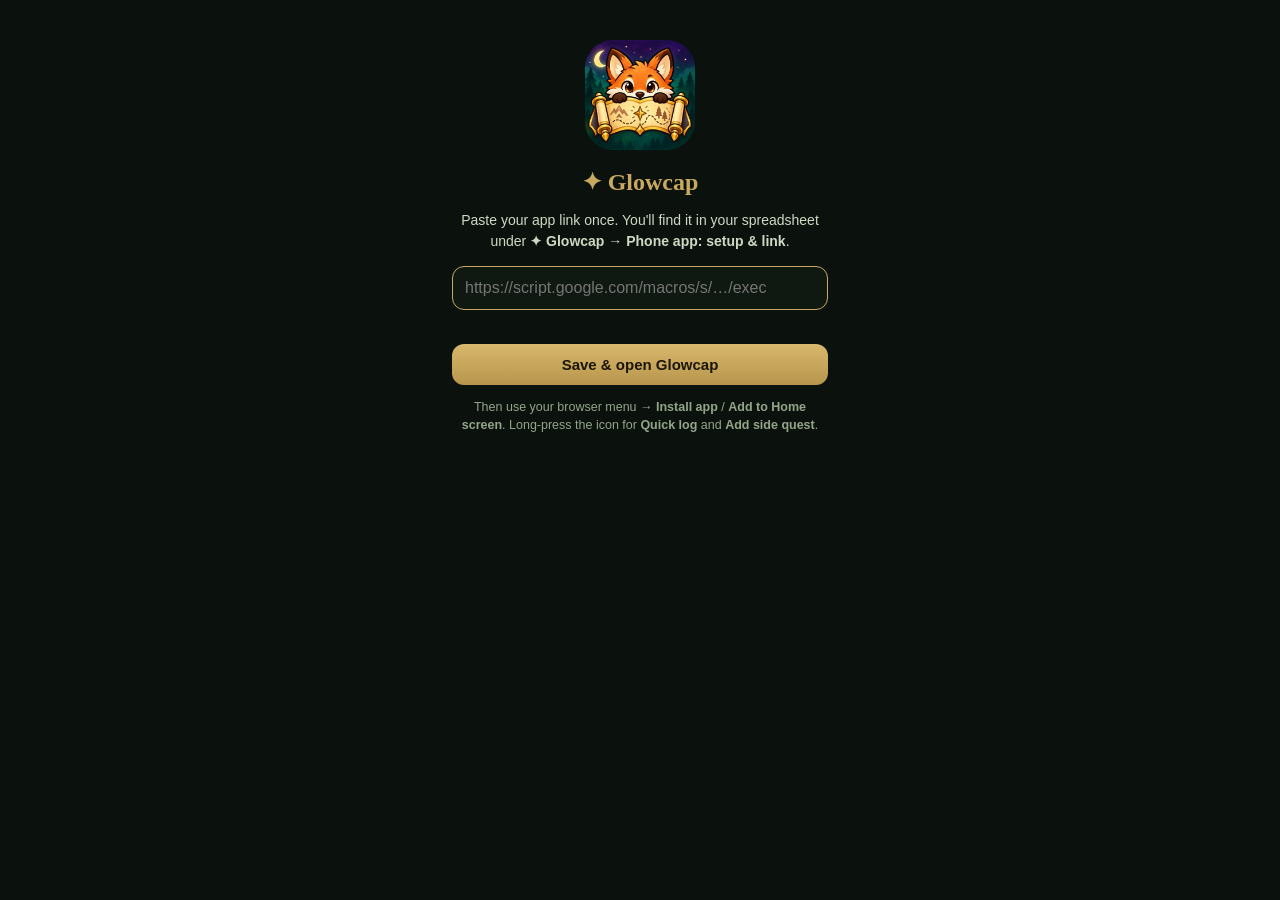
<file: quest/app.html>
<!DOCTYPE html><html><head><meta charset="utf-8">
<meta name="viewport" content="width=device-width, initial-scale=1, maximum-scale=1, viewport-fit=cover">
<meta name="theme-color" content="#0e1611"><link rel="manifest" href="manifest.json"><title>Glowcap</title>
<link rel="stylesheet" href="../glowcap/app.css">
</head><body>
<script>
(function () {
  var u = null; try { u = localStorage.getItem('questAppUrl'); } catch (e) {}
  if (!u) { location.replace('./'); return; }
  var q = new URLSearchParams(location.search);
  window.GC_VIEW = (q.get('view') || '').replace(/[^a-z]/g, ''); window.GC_KERNEL = 1;
  function call(req, ok, fail) {
    fetch(u + '?api=rpc&q=' + encodeURIComponent(JSON.stringify(req)), {credentials: 'omit', cache: 'no-store'})
      .then(function (r) { return r.json(); })
      .then(function (j) { if (j && j.ok === false) fail(new Error(j.error)); else ok(j); })
      .catch(function (e) { fail(e); });
  }
  window.google = {script: {run: {withSuccessHandler: function (ok) { return {withFailureHandler: function (fail) { return {rpc: function (req) { call(req, ok, fail); }}; }}; }}}};
})();
</script>
<script src="../glowcap/core.js"></script>
<script src="../glowcap/app.js"></script>
</body></html>
</file>
<file: app/app.css>
@import url('https://fonts.googleapis.com/css2?family=Cinzel:wght@600;700&family=Cormorant+Garamond:ital,wght@1,500;1,600&family=Nunito:wght@400;600;700;800&display=swap');

:root{--bg:#0e1611;--card:#16231a;--card2:#1b2b20;--line:#2c4033;--cream:#f2e8d0;--muted:#94a58a;--gold:#c9a860;--gold2:#f0c96a;--sage:#9fb07f;--moon:#b9c4e8;--r:18px}
*{box-sizing:border-box;-webkit-tap-highlight-color:transparent}
html,body{margin:0;background:var(--bg);color:var(--cream);font-family:Nunito,system-ui,sans-serif}
body{padding-bottom:calc(84px + env(safe-area-inset-bottom));max-width:560px;margin:0 auto;min-height:100vh}
.hero{position:relative;height:210px;background-size:cover;background-position:center 40%;border-radius:0 0 26px 26px;overflow:hidden}
.hero:after{content:"";position:absolute;inset:0;background:linear-gradient(180deg,rgba(14,22,17,.05) 0%,rgba(14,22,17,.55) 55%,rgba(14,22,17,.97) 100%)}
.hero .in{position:absolute;left:18px;right:18px;bottom:14px;z-index:2}
.name{font-family:Cinzel,serif;font-weight:700;font-size:22px;letter-spacing:.5px;text-shadow:0 2px 8px #000}
.title{font-family:'Cormorant Garamond',serif;font-style:italic;font-size:19px;color:var(--gold2);margin-top:-2px}
.bar{height:12px;border-radius:8px;background:#0b120d;border:1px solid #3a4c38;margin-top:9px;overflow:hidden}
.bar i{display:block;height:100%;background:linear-gradient(90deg,#9a7d3e,#f0c96a);border-radius:8px;transition:width .8s cubic-bezier(.2,.9,.3,1.2);box-shadow:0 0 12px #f0c96a88}
.meta{display:flex;justify-content:space-between;font-size:12.5px;color:#d9ccb0;margin-top:6px}
.chips{position:absolute;top:12px;right:12px;z-index:3;display:flex;gap:6px}
.chip{background:rgba(10,16,12,.72);border:1px solid #c9a86066;border-radius:20px;padding:5px 10px;font-weight:800;font-size:13px;backdrop-filter:blur(4px)}
.wrap{padding:14px 14px 0}
.dnav{display:flex;align-items:center;justify-content:space-between;margin:2px 0 12px}
.dnav button{width:42px;height:42px;border-radius:50%;border:1px solid var(--line);background:var(--card);color:var(--cream);font-size:20px}
.dnav button:disabled{opacity:.25}
.dnav .d{text-align:center}.dnav .d b{font-family:Cinzel,serif;font-size:16px;display:block}.dnav .d span{font-size:12px;color:var(--muted)}
.ring{display:flex;align-items:center;gap:14px;background:linear-gradient(135deg,#1b2b20,#142019);border:1px solid var(--line);border-radius:var(--r);padding:12px 14px;margin-bottom:12px}
.ring svg{flex:none}.ring .t b{font-family:Cinzel,serif;font-size:15px;display:block}.ring .t span{font-size:13px;color:var(--muted)}
.q{display:flex;align-items:center;gap:12px;background:var(--card);border:1px solid var(--line);border-radius:var(--r);padding:12px;margin-bottom:10px;transition:all .25s;user-select:none}
.q:active{transform:scale(.98)}
.q .ic{width:46px;height:46px;flex:none;border-radius:14px;background:#0f1912;display:flex;align-items:center;justify-content:center;font-size:24px;border:1px solid #2f4535}
.q .tx{flex:1;min-width:0}.q .nm{font-weight:800;font-size:15px;line-height:1.2}
.q .sub{font-size:12px;color:var(--muted);margin-top:3px;display:flex;gap:8px;flex-wrap:wrap}
.q .sub .xp{color:var(--gold)}.q .sub .st{color:#e7a86a}
.chk{width:40px;height:40px;flex:none;border-radius:50%;border:2px solid #4b6146;display:flex;align-items:center;justify-content:center;font-size:20px;color:transparent;transition:all .25s}
.q.done{background:linear-gradient(135deg,#25331f,#1b2a1c);border-color:#c9a86088;box-shadow:0 0 0 1px #c9a86033,0 6px 22px #00000055}
.q.done .chk{background:var(--gold);border-color:var(--gold2);color:#1b1608;transform:scale(1.05);box-shadow:0 0 16px #f0c96a88}
.q.done .nm{color:#efe4c4}
.cnt{display:flex;align-items:center;gap:6px;flex:none}
.cnt button{width:34px;height:34px;border-radius:50%;border:1px solid #4b6146;background:#0f1912;color:var(--cream);font-size:18px;font-weight:800}
.cnt .v{min-width:44px;text-align:center;font-weight:800;font-size:14px}.cnt .v small{display:block;font-size:10px;color:var(--muted);font-weight:600}
.pbar{height:5px;border-radius:4px;background:#0b120d;margin-top:6px;overflow:hidden}.pbar i{display:block;height:100%;background:var(--sage)}
.sec{font-family:Cinzel,serif;color:var(--gold);font-size:14px;letter-spacing:.6px;margin:18px 2px 10px;display:flex;align-items:center;gap:8px}
.sec:before{content:"✦";font-size:11px}
.panel{background:var(--card);border:1px solid var(--line);border-radius:var(--r);padding:14px;margin-bottom:12px}
.rest{display:flex;align-items:center;gap:12px}.rest .tx{flex:1}.rest b{font-weight:800}.rest span{display:block;font-size:12px;color:var(--muted)}
.tog{width:52px;height:30px;border-radius:20px;background:#0f1912;border:1px solid #3c4f60;position:relative;flex:none;transition:.25s}
.tog:after{content:"";position:absolute;top:3px;left:3px;width:22px;height:22px;border-radius:50%;background:#5b6b80;transition:.25s}
.tog.on{background:#2c3656;border-color:var(--moon)}.tog.on:after{left:25px;background:var(--moon);box-shadow:0 0 10px var(--moon)}
.resting{background:linear-gradient(135deg,#1d2440,#16231a);border-color:#4a5785}
.moods{display:flex;justify-content:space-between;margin:4px 0 10px}
.moods button{font-size:26px;width:52px;height:52px;border-radius:16px;border:1px solid var(--line);background:#0f1912;filter:grayscale(.7);opacity:.6;transition:.2s}
.moods button.on{filter:none;opacity:1;border-color:var(--gold);background:#2a2716;transform:translateY(-2px)}
textarea,input{width:100%;background:#0f1912;border:1px solid var(--line);color:var(--cream);border-radius:12px;padding:11px 12px;font:inherit;font-size:15px;outline:none}
textarea{min-height:64px;resize:none}textarea:focus,input:focus{border-color:var(--gold)}
.row{display:flex;gap:8px;margin-top:8px}
.btn{background:linear-gradient(180deg,#d8b86c,#b8954c);color:#1b1608;border:0;border-radius:12px;padding:11px 16px;font-weight:800;font-size:14px}
.btn:disabled{opacity:.35}.btn.ghost{background:#0f1912;color:var(--cream);border:1px solid var(--line)}
.pick button{flex:1;border-radius:12px;border:1px solid var(--line);background:#0f1912;color:var(--cream);padding:9px 4px;font-weight:700;font-size:13px}
.pick button.on{border-color:var(--gold);background:#2a2716;color:var(--gold2)}
.mq{background:var(--card);border:1px solid var(--line);border-radius:var(--r);padding:12px 14px;margin-bottom:10px}.mq.won{border-color:var(--gold);background:linear-gradient(135deg,#2a2716,#16231a)}
.mq .t{display:flex;align-items:center;gap:10px;font-weight:800}.mq .t span{font-size:22px}.mq .t em{margin-left:auto;font-style:normal;font-size:12px;color:var(--gold)}
.mq .sub{font-size:12px;color:var(--muted);margin:2px 0 6px}.st{display:flex;align-items:center;gap:10px;padding:7px 2px;font-size:14px}.st b{width:26px;height:26px;flex:none;border-radius:8px;border:2px solid #4b6146;display:flex;align-items:center;justify-content:center;font-size:14px;color:transparent}
.st.on b{background:var(--sage);border-color:var(--sage);color:#111a14}.st.on{color:var(--muted);text-decoration:line-through}
.item{display:flex;align-items:center;gap:12px;padding:11px 2px;border-bottom:1px solid #22332a}.item:last-child{border:0}
.item .tx{flex:1}.item .tx small{display:block;color:var(--muted);font-size:12px}
.badge{font-size:11px;font-weight:800;border-radius:10px;padding:3px 8px;background:#0f1912;border:1px solid var(--line);color:var(--gold)}
.heat{display:grid;grid-template-columns:repeat(7,1fr);gap:6px}
.heat div{aspect-ratio:1;border-radius:9px;background:#1a2a1f;display:flex;align-items:center;justify-content:center;font-size:12px;color:var(--muted);font-weight:700}
.heat .h1{background:#3f5236;color:var(--cream)}.heat .h2{background:#7f8f5c;color:#111a14}.heat .h3{background:var(--gold);color:#111a14;box-shadow:0 0 10px #c9a86066}
.heat .hr{background:#2c3656;color:var(--moon)}.heat .td{outline:2px solid var(--gold2)}.heat .fu{opacity:.25}
.wk{display:grid;grid-template-columns:repeat(7,1fr);gap:6px;font-size:10px;color:var(--muted);text-align:center;margin-bottom:6px}
.ach{display:grid;grid-template-columns:repeat(3,1fr);gap:8px}
.ach div{background:#0f1912;border:1px solid var(--line);border-radius:14px;padding:10px 6px;text-align:center;font-size:11px;color:#5f6e58}
.ach div b{display:block;font-size:26px;filter:grayscale(1);opacity:.35}
.ach div.on{border-color:#c9a86088;color:var(--cream);background:linear-gradient(160deg,#2a2716,#16231a)}.ach div.on b{filter:none;opacity:1}
.bars{display:flex;align-items:flex-end;gap:5px;height:90px}.bars i{flex:1;background:linear-gradient(180deg,#f0c96a,#8a7038);border-radius:5px 5px 2px 2px;min-height:3px}
nav{position:fixed;left:0;right:0;bottom:0;background:rgba(12,19,14,.96);border-top:1px solid var(--line);display:flex;justify-content:center;padding-bottom:env(safe-area-inset-bottom);backdrop-filter:blur(8px);z-index:10}
nav div{display:flex;max-width:560px;width:100%}
nav button{flex:1;background:none;border:0;color:var(--muted);padding:9px 0 10px;font:inherit;font-size:11px;font-weight:700}
nav button b{display:block;font-size:21px;margin-bottom:2px;filter:grayscale(.8);opacity:.7}
nav button.on{color:var(--gold2)}nav button.on b{filter:none;opacity:1}
#toast{position:fixed;left:50%;top:18px;transform:translate(-50%,-80px);background:#2a2716;border:1px solid var(--gold);color:var(--gold2);padding:9px 18px;border-radius:30px;font-weight:800;z-index:30;transition:.35s;box-shadow:0 8px 30px #000a}
#toast.show{transform:translate(-50%,0)}
#modal{position:fixed;inset:0;background:rgba(5,9,6,.82);display:none;align-items:center;justify-content:center;z-index:40;padding:24px}
#modal.show{display:flex}
#modal .box{background:radial-gradient(circle at 50% 0%,#3a3218,#16231a 70%);border:1px solid var(--gold);border-radius:24px;padding:28px 22px;text-align:center;max-width:340px;animation:pop .5s cubic-bezier(.2,1.4,.4,1)}
#modal .big{font-size:56px;animation:float 2s ease-in-out infinite}
#modal h2{font-family:Cinzel,serif;color:var(--gold2);margin:8px 0 4px;letter-spacing:1px}
#modal p{font-family:'Cormorant Garamond',serif;font-style:italic;font-size:20px;margin:4px 0 18px}
@keyframes pop{from{transform:scale(.6);opacity:0}to{transform:scale(1);opacity:1}}
@keyframes float{50%{transform:translateY(-6px)}}
.spark{position:fixed;pointer-events:none;z-index:50;font-size:16px;animation:sp .9s ease-out forwards}
@keyframes sp{to{transform:translate(var(--x),var(--y)) scale(.4);opacity:0}}
.load{text-align:center;color:var(--muted);padding:60px 0;font-family:'Cormorant Garamond',serif;font-style:italic;font-size:20px}
.empty{color:var(--muted);font-size:13px;text-align:center;padding:10px}
.err{background:#3a1d1d;border:1px solid #a55;color:#f3cfcf;border-radius:12px;padding:10px;margin:10px 0;font-size:13px}
body.compact{padding-bottom:0;min-height:100vh}body.compact .hero,body.compact nav{display:none}
body.compact .wrap{position:fixed;left:0;right:0;bottom:0;max-width:560px;margin:0 auto;background:linear-gradient(180deg,#1b2b20,#111a14);border:1px solid #c9a86055;border-bottom:0;border-radius:26px 26px 0 0;padding:10px 14px calc(18px + env(safe-area-inset-bottom));max-height:90vh;overflow:auto;box-shadow:0 -12px 40px #000c;animation:sheetup .28s cubic-bezier(.2,.9,.3,1)}
body.compact .wrap:before{content:"";display:block;width:44px;height:5px;border-radius:3px;background:#3c5243;margin:0 auto 12px}
@keyframes sheetup{from{transform:translateY(100%)}}
.qgrid{display:grid;grid-template-columns:1fr 1fr;gap:10px;margin-top:6px}
.qt{position:relative;background:var(--card);border:1px solid var(--line);border-radius:20px;padding:16px 8px 12px;color:var(--cream);font:inherit;text-align:center;min-height:118px;transition:all .2s}
.qt:active{transform:scale(.95)}.qt b{display:block;font-size:34px;line-height:1.1}
.qt span{display:block;font-weight:800;font-size:13.5px;margin-top:6px;line-height:1.2}.qt small{display:block;color:var(--gold);font-size:12px;margin-top:4px;font-weight:700}
.qt.done{background:linear-gradient(135deg,#25331f,#1b2a1c);border-color:var(--gold);box-shadow:0 0 18px #c9a86044}.qt.done:after{content:"✔";position:absolute;top:8px;right:10px;color:var(--gold2);font-weight:800}
.qhead{display:flex;justify-content:space-between;align-items:center;margin:4px 2px 10px}.qhead b{font-family:Cinzel,serif;color:var(--gold);font-size:15px}.qhead span{font-size:12px;color:var(--muted)}
.load .grow{position:relative;width:90px;height:140px;margin:0 auto 14px}.load .grow img{position:absolute;left:0;bottom:0;width:90px;opacity:0;animation:fr 2.52s infinite steps(1)}
@keyframes fr{0%{opacity:1}16.66%{opacity:0}100%{opacity:0}}
html,body,button,.q,.item,nav{touch-action:manipulation}
body::after{content:"Glowcap app · preview";display:block;text-align:center;font:600 12px Nunito,sans-serif;color:#94a58a;padding:8px 0 16px}

/* ---- standalone app additions ---- */
:root{color-scheme:dark}
body{padding-left:max(0px,env(safe-area-inset-left,0px));padding-right:max(0px,env(safe-area-inset-right,0px))}
.wrap{padding-left:max(16px,env(safe-area-inset-left,0px));padding-right:max(16px,env(safe-area-inset-right,0px))}
.chip.gear{cursor:pointer;color:var(--cream)}
button{cursor:pointer;font-family:inherit}
button:focus-visible,.q:focus-visible,input:focus-visible,select:focus-visible{outline:2px solid var(--gold2);outline-offset:2px}
.ring .shroom{width:58px;height:70px;flex:none;display:flex;align-items:flex-end;justify-content:center}
.ring .shroom img{max-height:70px;max-width:58px}
.ring .shroom.glow img{filter:drop-shadow(0 0 10px #f0c96aaa)}
.ring .shroom .moon{font-size:38px}
.linkbtn{background:none;border:0;color:var(--gold);font:inherit;font-weight:800;font-size:13px;padding:6px 2px}
.secrow{display:flex;align-items:center;justify-content:space-between;margin:18px 2px 10px}
.secrow .sec{margin:0}
.ed{width:34px;height:34px;flex:none;border-radius:50%;border:1px solid var(--line);background:#0f1912;color:var(--muted);font-size:14px}
select{width:100%;background:#0f1912;border:1px solid var(--line);color:var(--cream);border-radius:12px;padding:11px 12px;font:inherit;font-size:15px;outline:none}
/* bottom sheet editor */
#sheet{position:fixed;inset:0;z-index:35;background:rgba(5,9,6,.7);display:none;align-items:flex-end;justify-content:center}
#sheet.show{display:flex}
#sheet .pane{width:100%;max-width:560px;max-height:92vh;overflow:auto;background:linear-gradient(180deg,#1b2b20,#111a14);border:1px solid #c9a86055;border-bottom:0;border-radius:26px 26px 0 0;
  padding:10px max(16px,env(safe-area-inset-right,0px)) calc(22px + env(safe-area-inset-bottom,0px)) max(16px,env(safe-area-inset-left,0px));animation:sheetup .28s cubic-bezier(.2,.9,.3,1)}
#sheet .pane:before{content:"";display:block;width:44px;height:5px;border-radius:3px;background:#3c5243;margin:0 auto 12px}
#sheet h3{font-family:Cinzel,serif;color:var(--gold);font-size:17px;margin:2px 0 12px;text-wrap:balance}
.fld{display:block;margin-bottom:12px}.fld>span{display:block;font-size:12px;font-weight:800;color:var(--muted);letter-spacing:.4px;margin-bottom:5px}
.fld small{display:block;color:var(--muted);font-size:11.5px;margin-top:4px}
.two{display:grid;grid-template-columns:1fr 1fr;gap:10px}.two>*{min-width:0}
.icon-in{font-size:22px;text-align:center}
.emo{display:flex;flex-wrap:wrap;gap:6px;margin-top:6px}.emo button{width:38px;height:38px;border-radius:10px;border:1px solid var(--line);background:#0f1912;font-size:19px}
.btn.danger{background:#3a1d1d;color:#f3cfcf;border:1px solid #a55}
.acts{display:flex;gap:8px;margin-top:14px}.acts .btn{flex:1}
.mrow{display:flex;align-items:center;gap:10px;padding:10px 2px;border-bottom:1px solid #22332a}.mrow:last-child{border:0}
.mrow .ic{font-size:22px;width:30px;text-align:center}.mrow .tx{flex:1;min-width:0}.mrow .tx small{display:block;color:var(--muted);font-size:12px}
.mrow .mv{display:flex;flex-direction:column;gap:2px}.mrow .mv button{width:30px;height:22px;border-radius:7px;border:1px solid var(--line);background:#0f1912;color:var(--muted);font-size:11px;line-height:1}
.trow{display:grid;grid-template-columns:1fr 92px 34px;gap:8px;margin-bottom:8px}.trow>*{min-width:0}
.trow input[type=number]{text-align:right;font-variant-numeric:tabular-nums}
.confirm{background:#2a1a1a;border:1px solid #a55;border-radius:14px;padding:12px;margin-top:12px;font-size:14px}
.confirm .acts{margin-top:10px}
.note{font-size:12.5px;color:var(--muted);line-height:1.5}
textarea.code{font-family:ui-monospace,Menlo,monospace;font-size:12px;min-height:90px}
/* welcome */
.welcome{padding:28px 4px 10px;text-align:center}
.welcome h1{font-family:Cinzel,serif;color:var(--gold2);font-size:26px;margin:10px 0 4px}
.welcome p{font-family:'Cormorant Garamond',serif;font-style:italic;font-size:19px;margin:0 0 16px;color:#e7d9b5}
.welcome img{height:110px}
.pickq{display:flex;flex-direction:column;gap:8px;text-align:left;margin:8px 0 16px}
.pickq label{display:flex;align-items:center;gap:12px;background:var(--card);border:1px solid var(--line);border-radius:14px;padding:10px 12px;font-weight:700}
.pickq input{width:20px;height:20px;accent-color:#c9a860;flex:none}
.pickq small{display:block;color:var(--muted);font-weight:600;font-size:12px}
/* den slot */
#den{min-height:60vh}
.den-soon{text-align:center;padding:30px 10px}
.den-soon .fox{font-size:64px;animation:float 2.6s ease-in-out infinite}
.den-soon h2{font-family:Cinzel,serif;color:var(--gold2);margin:10px 0 6px;font-size:20px}
.den-soon p{font-family:'Cormorant Garamond',serif;font-style:italic;font-size:19px;margin:0;color:#e7d9b5}
.den-soon .plot{display:flex;justify-content:center;gap:6px;margin-top:18px;flex-wrap:wrap}.den-soon .plot img{height:56px}
nav button{font-size:10.5px}
@media (prefers-reduced-motion:reduce){*{animation:none!important;transition:none!important}}
[hidden]{display:none!important}
</file>
<file: glowcap/app.css>
@import url('https://fonts.googleapis.com/css2?family=Cinzel:wght@600;700&family=Cormorant+Garamond:ital,wght@1,500;1,600&family=Nunito:wght@400;600;700;800&display=swap');

:root{--bg:#0e1611;--card:#16231a;--card2:#1b2b20;--line:#2c4033;--cream:#f2e8d0;--muted:#94a58a;--gold:#c9a860;--gold2:#f0c96a;--sage:#9fb07f;--moon:#b9c4e8;--r:18px}
*{box-sizing:border-box;-webkit-tap-highlight-color:transparent}
html,body{margin:0;background:var(--bg);color:var(--cream);font-family:Nunito,system-ui,sans-serif}
body{padding-bottom:calc(84px + env(safe-area-inset-bottom));max-width:560px;margin:0 auto;min-height:100vh}
.hero{position:relative;height:210px;background-size:cover;background-position:center 40%;border-radius:0 0 26px 26px;overflow:hidden}
.hero:after{content:"";position:absolute;inset:0;background:linear-gradient(180deg,rgba(14,22,17,.05) 0%,rgba(14,22,17,.55) 55%,rgba(14,22,17,.97) 100%)}
.hero .in{position:absolute;left:18px;right:18px;bottom:14px;z-index:2}
.name{font-family:Cinzel,serif;font-weight:700;font-size:22px;letter-spacing:.5px;text-shadow:0 2px 8px #000}
.title{font-family:'Cormorant Garamond',serif;font-style:italic;font-size:19px;color:var(--gold2);margin-top:-2px}
.bar{height:12px;border-radius:8px;background:#0b120d;border:1px solid #3a4c38;margin-top:9px;overflow:hidden}
.bar i{display:block;height:100%;background:linear-gradient(90deg,#9a7d3e,#f0c96a);border-radius:8px;transition:width .8s cubic-bezier(.2,.9,.3,1.2);box-shadow:0 0 12px #f0c96a88}
.meta{display:flex;justify-content:space-between;font-size:12.5px;color:#d9ccb0;margin-top:6px}
.chips{position:absolute;top:12px;right:12px;z-index:3;display:flex;gap:6px}
.chip{background:rgba(10,16,12,.72);border:1px solid #c9a86066;border-radius:20px;padding:5px 10px;font-weight:800;font-size:13px;backdrop-filter:blur(4px)}
.wrap{padding:14px 14px 0}
.dnav{display:flex;align-items:center;justify-content:space-between;margin:2px 0 12px}
.dnav button{width:42px;height:42px;border-radius:50%;border:1px solid var(--line);background:var(--card);color:var(--cream);font-size:20px}
.dnav button:disabled{opacity:.25}
.dnav .d{text-align:center}.dnav .d b{font-family:Cinzel,serif;font-size:16px;display:block}.dnav .d span{font-size:12px;color:var(--muted)}
.ring{display:flex;align-items:center;gap:14px;background:linear-gradient(135deg,#1b2b20,#142019);border:1px solid var(--line);border-radius:var(--r);padding:12px 14px;margin-bottom:12px}
.ring svg{flex:none}.ring .t b{font-family:Cinzel,serif;font-size:15px;display:block}.ring .t span{font-size:13px;color:var(--muted)}
.q{display:flex;align-items:center;gap:12px;background:var(--card);border:1px solid var(--line);border-radius:var(--r);padding:12px;margin-bottom:10px;transition:all .25s;user-select:none}
.q:active{transform:scale(.98)}
.q .ic{width:46px;height:46px;flex:none;border-radius:14px;background:#0f1912;display:flex;align-items:center;justify-content:center;font-size:24px;border:1px solid #2f4535}
.q .tx{flex:1;min-width:0}.q .nm{font-weight:800;font-size:15px;line-height:1.2}
.q .sub{font-size:12px;color:var(--muted);margin-top:3px;display:flex;gap:8px;flex-wrap:wrap}
.q .sub .xp{color:var(--gold)}.q .sub .st{color:#e7a86a}
.chk{width:40px;height:40px;flex:none;border-radius:50%;border:2px solid #4b6146;display:flex;align-items:center;justify-content:center;font-size:20px;color:transparent;transition:all .25s}
.q.done{background:linear-gradient(135deg,#25331f,#1b2a1c);border-color:#c9a86088;box-shadow:0 0 0 1px #c9a86033,0 6px 22px #00000055}
.q.done .chk{background:var(--gold);border-color:var(--gold2);color:#1b1608;transform:scale(1.05);box-shadow:0 0 16px #f0c96a88}
.q.done .nm{color:#efe4c4}
.cnt{display:flex;align-items:center;gap:6px;flex:none}
.cnt button{width:34px;height:34px;border-radius:50%;border:1px solid #4b6146;background:#0f1912;color:var(--cream);font-size:18px;font-weight:800}
.cnt .v{min-width:44px;text-align:center;font-weight:800;font-size:14px}.cnt .v small{display:block;font-size:10px;color:var(--muted);font-weight:600}
.pbar{height:5px;border-radius:4px;background:#0b120d;margin-top:6px;overflow:hidden}.pbar i{display:block;height:100%;background:var(--sage)}
.sec{font-family:Cinzel,serif;color:var(--gold);font-size:14px;letter-spacing:.6px;margin:18px 2px 10px;display:flex;align-items:center;gap:8px}
.sec:before{content:"✦";font-size:11px}
.panel{background:var(--card);border:1px solid var(--line);border-radius:var(--r);padding:14px;margin-bottom:12px}
.rest{display:flex;align-items:center;gap:12px}.rest .tx{flex:1}.rest b{font-weight:800}.rest span{display:block;font-size:12px;color:var(--muted)}
.tog{width:52px;height:30px;border-radius:20px;background:#0f1912;border:1px solid #3c4f60;position:relative;flex:none;transition:.25s}
.tog:after{content:"";position:absolute;top:3px;left:3px;width:22px;height:22px;border-radius:50%;background:#5b6b80;transition:.25s}
.tog.on{background:#2c3656;border-color:var(--moon)}.tog.on:after{left:25px;background:var(--moon);box-shadow:0 0 10px var(--moon)}
.resting{background:linear-gradient(135deg,#1d2440,#16231a);border-color:#4a5785}
.moods{display:flex;justify-content:space-between;margin:4px 0 10px}
.moods button{font-size:26px;width:52px;height:52px;border-radius:16px;border:1px solid var(--line);background:#0f1912;filter:grayscale(.7);opacity:.6;transition:.2s}
.moods button.on{filter:none;opacity:1;border-color:var(--gold);background:#2a2716;transform:translateY(-2px)}
textarea,input{width:100%;background:#0f1912;border:1px solid var(--line);color:var(--cream);border-radius:12px;padding:11px 12px;font:inherit;font-size:15px;outline:none}
textarea{min-height:64px;resize:none}textarea:focus,input:focus{border-color:var(--gold)}
.row{display:flex;gap:8px;margin-top:8px}
.btn{background:linear-gradient(180deg,#d8b86c,#b8954c);color:#1b1608;border:0;border-radius:12px;padding:11px 16px;font-weight:800;font-size:14px}
.btn:disabled{opacity:.35}.btn.ghost{background:#0f1912;color:var(--cream);border:1px solid var(--line)}
.pick button{flex:1;border-radius:12px;border:1px solid var(--line);background:#0f1912;color:var(--cream);padding:9px 4px;font-weight:700;font-size:13px}
.pick button.on{border-color:var(--gold);background:#2a2716;color:var(--gold2)}
.mq{background:var(--card);border:1px solid var(--line);border-radius:var(--r);padding:12px 14px;margin-bottom:10px}.mq.won{border-color:var(--gold);background:linear-gradient(135deg,#2a2716,#16231a)}
.mq .t{display:flex;align-items:center;gap:10px;font-weight:800}.mq .t span{font-size:22px}.mq .t em{margin-left:auto;font-style:normal;font-size:12px;color:var(--gold)}
.mq .sub{font-size:12px;color:var(--muted);margin:2px 0 6px}.st{display:flex;align-items:center;gap:10px;padding:7px 2px;font-size:14px}.st b{width:26px;height:26px;flex:none;border-radius:8px;border:2px solid #4b6146;display:flex;align-items:center;justify-content:center;font-size:14px;color:transparent}
.st.on b{background:var(--sage);border-color:var(--sage);color:#111a14}.st.on{color:var(--muted);text-decoration:line-through}
.item{display:flex;align-items:center;gap:12px;padding:11px 2px;border-bottom:1px solid #22332a}.item:last-child{border:0}
.item .tx{flex:1}.item .tx small{display:block;color:var(--muted);font-size:12px}
.badge{font-size:11px;font-weight:800;border-radius:10px;padding:3px 8px;background:#0f1912;border:1px solid var(--line);color:var(--gold)}
.heat{display:grid;grid-template-columns:repeat(7,1fr);gap:6px}
.heat div{aspect-ratio:1;border-radius:9px;background:#1a2a1f;display:flex;align-items:center;justify-content:center;font-size:12px;color:var(--muted);font-weight:700}
.heat .h1{background:#3f5236;color:var(--cream)}.heat .h2{background:#7f8f5c;color:#111a14}.heat .h3{background:var(--gold);color:#111a14;box-shadow:0 0 10px #c9a86066}
.heat .hr{background:#2c3656;color:var(--moon)}.heat .td{outline:2px solid var(--gold2)}.heat .fu{opacity:.25}
.wk{display:grid;grid-template-columns:repeat(7,1fr);gap:6px;font-size:10px;color:var(--muted);text-align:center;margin-bottom:6px}
.ach{display:grid;grid-template-columns:repeat(3,1fr);gap:8px}
.ach div{background:#0f1912;border:1px solid var(--line);border-radius:14px;padding:10px 6px;text-align:center;font-size:11px;color:#5f6e58}
.ach div b{display:block;font-size:26px;filter:grayscale(1);opacity:.35}
.ach div.on{border-color:#c9a86088;color:var(--cream);background:linear-gradient(160deg,#2a2716,#16231a)}.ach div.on b{filter:none;opacity:1}
.bars{display:flex;align-items:flex-end;gap:5px;height:90px}.bars i{flex:1;background:linear-gradient(180deg,#f0c96a,#8a7038);border-radius:5px 5px 2px 2px;min-height:3px}
nav{position:fixed;left:0;right:0;bottom:0;background:rgba(12,19,14,.96);border-top:1px solid var(--line);display:flex;justify-content:center;padding-bottom:env(safe-area-inset-bottom);backdrop-filter:blur(8px);z-index:10}
nav div{display:flex;max-width:560px;width:100%}
nav button{flex:1;background:none;border:0;color:var(--muted);padding:9px 0 10px;font:inherit;font-size:11px;font-weight:700}
nav button b{display:block;font-size:21px;margin-bottom:2px;filter:grayscale(.8);opacity:.7}
nav button.on{color:var(--gold2)}nav button.on b{filter:none;opacity:1}
#toast{position:fixed;left:50%;top:18px;transform:translate(-50%,-80px);background:#2a2716;border:1px solid var(--gold);color:var(--gold2);padding:9px 18px;border-radius:30px;font-weight:800;z-index:30;transition:.35s;box-shadow:0 8px 30px #000a}
#toast.show{transform:translate(-50%,0)}
#modal{position:fixed;inset:0;background:rgba(5,9,6,.82);display:none;align-items:center;justify-content:center;z-index:40;padding:24px}
#modal.show{display:flex}
#modal .box{background:radial-gradient(circle at 50% 0%,#3a3218,#16231a 70%);border:1px solid var(--gold);border-radius:24px;padding:28px 22px;text-align:center;max-width:340px;animation:pop .5s cubic-bezier(.2,1.4,.4,1)}
#modal .big{font-size:56px;animation:float 2s ease-in-out infinite}
#modal h2{font-family:Cinzel,serif;color:var(--gold2);margin:8px 0 4px;letter-spacing:1px}
#modal p{font-family:'Cormorant Garamond',serif;font-style:italic;font-size:20px;margin:4px 0 18px}
@keyframes pop{from{transform:scale(.6);opacity:0}to{transform:scale(1);opacity:1}}
@keyframes float{50%{transform:translateY(-6px)}}
.spark{position:fixed;pointer-events:none;z-index:50;font-size:16px;animation:sp .9s ease-out forwards}
@keyframes sp{to{transform:translate(var(--x),var(--y)) scale(.4);opacity:0}}
.load{text-align:center;color:var(--muted);padding:60px 0;font-family:'Cormorant Garamond',serif;font-style:italic;font-size:20px}
.empty{color:var(--muted);font-size:13px;text-align:center;padding:10px}
.err{background:#3a1d1d;border:1px solid #a55;color:#f3cfcf;border-radius:12px;padding:10px;margin:10px 0;font-size:13px}
body.compact{padding-bottom:0;min-height:100vh}body.compact .hero,body.compact nav{display:none}
body.compact .wrap{position:fixed;left:0;right:0;bottom:0;max-width:560px;margin:0 auto;background:linear-gradient(180deg,#1b2b20,#111a14);border:1px solid #c9a86055;border-bottom:0;border-radius:26px 26px 0 0;padding:10px 14px calc(18px + env(safe-area-inset-bottom));max-height:90vh;overflow:auto;box-shadow:0 -12px 40px #000c;animation:sheetup .28s cubic-bezier(.2,.9,.3,1)}
body.compact .wrap:before{content:"";display:block;width:44px;height:5px;border-radius:3px;background:#3c5243;margin:0 auto 12px}
@keyframes sheetup{from{transform:translateY(100%)}}
.qgrid{display:grid;grid-template-columns:1fr 1fr;gap:10px;margin-top:6px}
.qt{position:relative;background:var(--card);border:1px solid var(--line);border-radius:20px;padding:16px 8px 12px;color:var(--cream);font:inherit;text-align:center;min-height:118px;transition:all .2s}
.qt:active{transform:scale(.95)}.qt b{display:block;font-size:34px;line-height:1.1}
.qt span{display:block;font-weight:800;font-size:13.5px;margin-top:6px;line-height:1.2}.qt small{display:block;color:var(--gold);font-size:12px;margin-top:4px;font-weight:700}
.qt.done{background:linear-gradient(135deg,#25331f,#1b2a1c);border-color:var(--gold);box-shadow:0 0 18px #c9a86044}.qt.done:after{content:"✔";position:absolute;top:8px;right:10px;color:var(--gold2);font-weight:800}
.qhead{display:flex;justify-content:space-between;align-items:center;margin:4px 2px 10px}.qhead b{font-family:Cinzel,serif;color:var(--gold);font-size:15px}.qhead span{font-size:12px;color:var(--muted)}
.load .grow{position:relative;width:90px;height:140px;margin:0 auto 14px}.load .grow img{position:absolute;left:0;bottom:0;width:90px;opacity:0;animation:fr 2.52s infinite steps(1)}
@keyframes fr{0%{opacity:1}16.66%{opacity:0}100%{opacity:0}}
html,body,button,.q,.item,nav{touch-action:manipulation}
body::after{content:"Glowcap v1.0.1 ✦";display:block;text-align:center;font:600 12px Nunito,sans-serif;color:#94a58a;padding:8px 0 16px}
</file>
